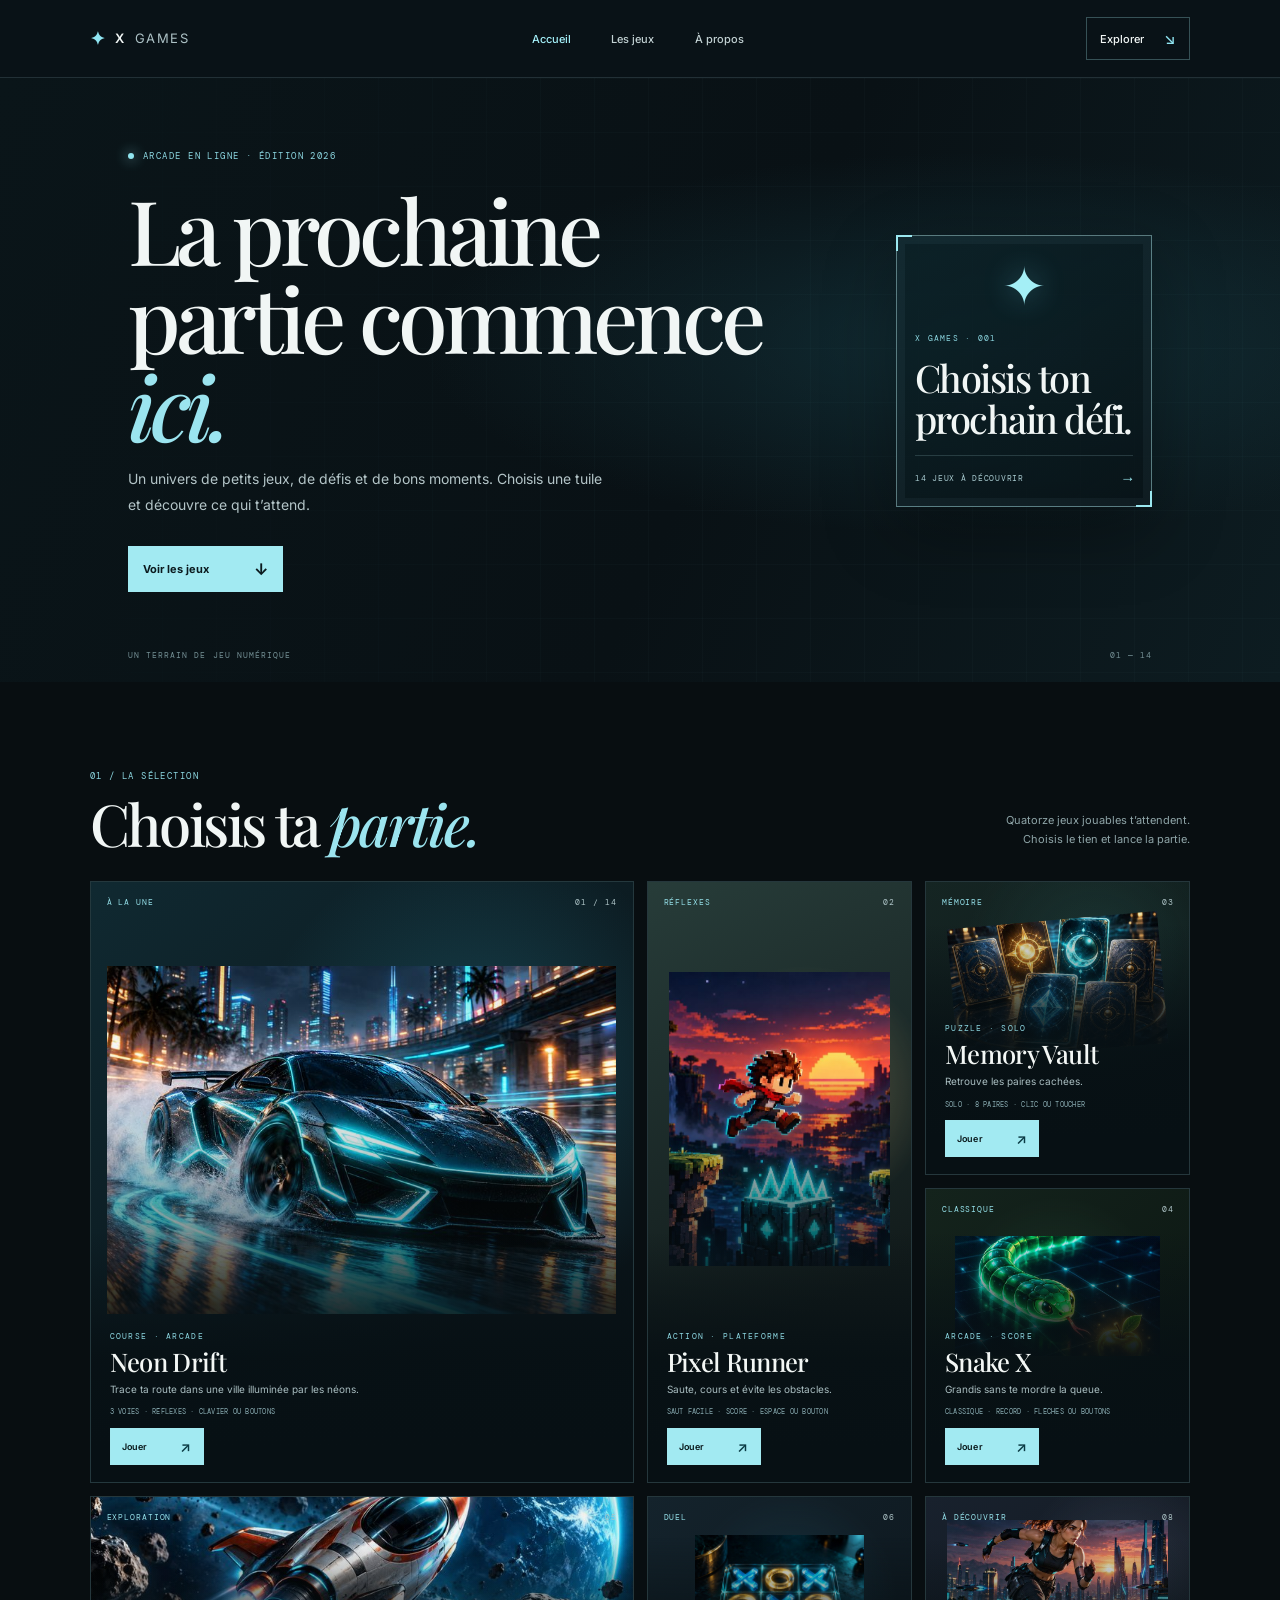
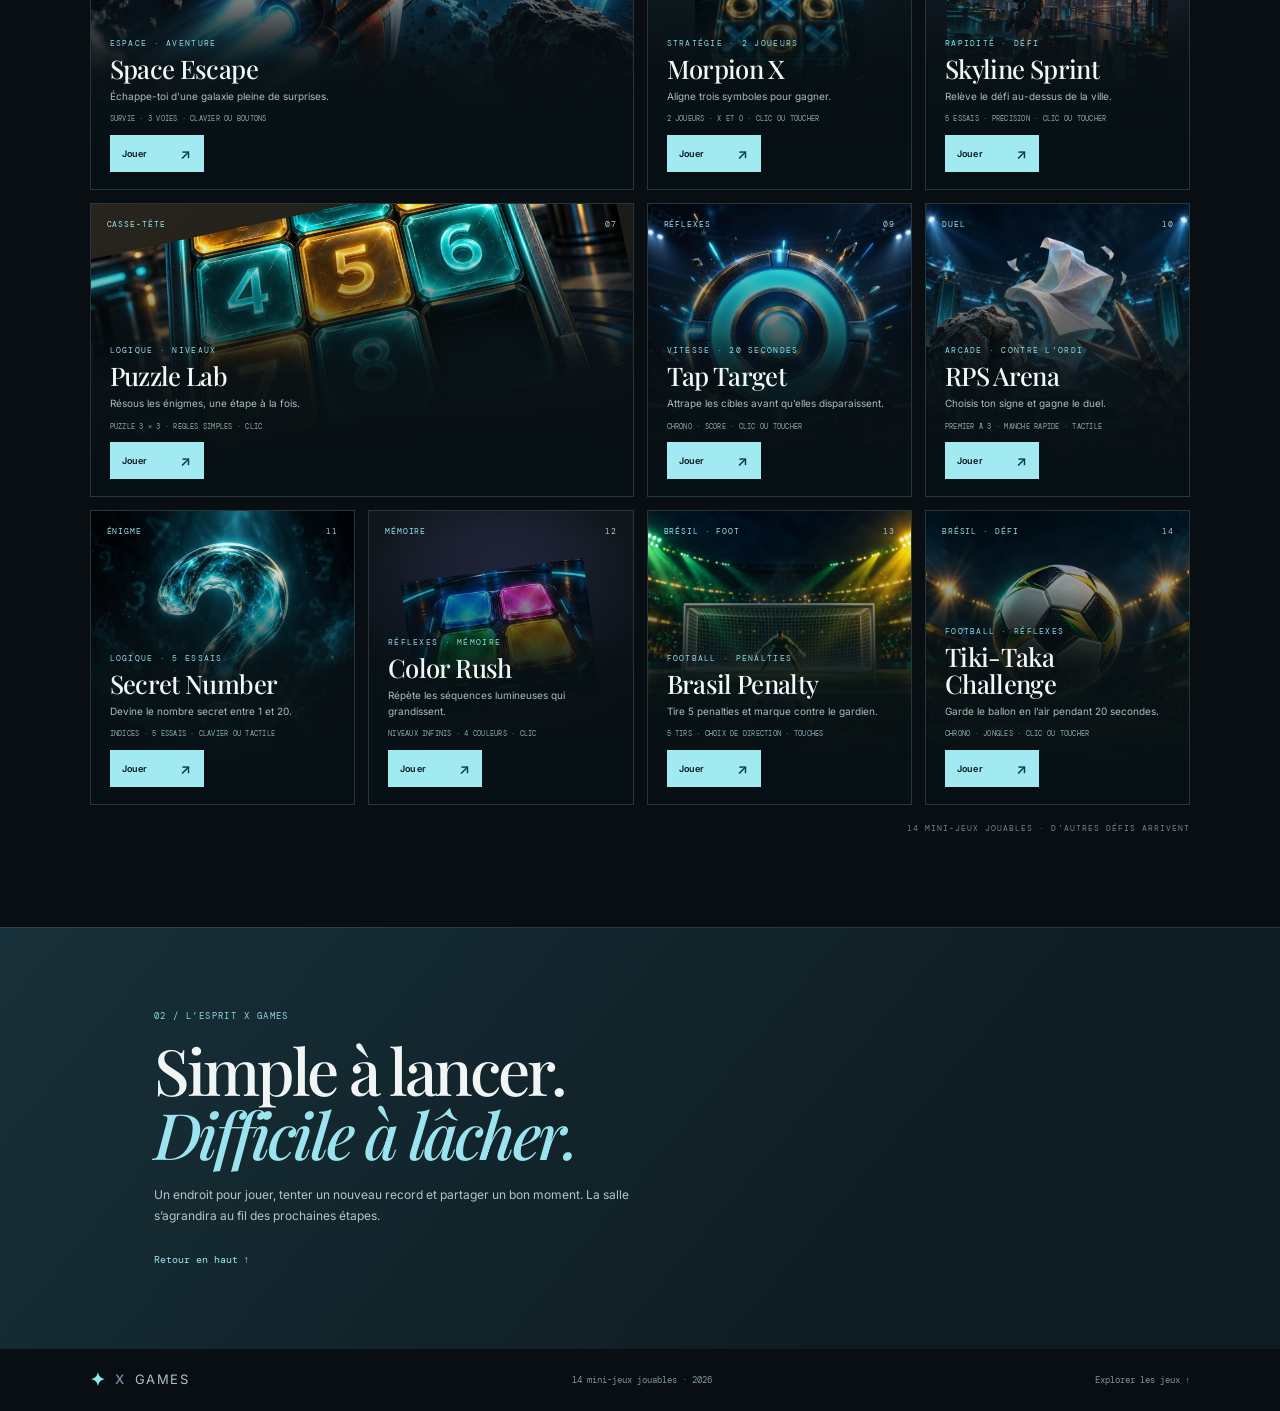
<file: index.html>
<!doctype html>
<html lang="fr">
<head>
  <meta charset="UTF-8">
  <meta name="viewport" content="width=device-width, initial-scale=1">
  <meta name="description" content="X Games : un espace de jeux vidéo à découvrir.">
  <meta name="theme-color" content="#071014">
  <title>X Games — La salle de jeu</title>
  <link rel="preconnect" href="https://fonts.googleapis.com">
  <link rel="preconnect" href="https://fonts.gstatic.com" crossorigin>
  <link href="https://fonts.googleapis.com/css2?family=DM+Mono:wght@400;500&family=Inter:wght@400;500;600;700&family=Playfair+Display:ital,wght@0,500;0,600;1,500&display=swap" rel="stylesheet">
  <link rel="stylesheet" href="style.css?v=20260926-artwork2">
</head>
<body class="xhome">
  <header class="x-header" id="top">
    <a class="x-brand" href="#top" aria-label="X Games, accueil"><span>✦</span> X <i>GAMES</i></a>
    <nav aria-label="Navigation principale">
      <a class="is-current" href="#top">Accueil</a>
      <a href="#games">Les jeux</a>
      <a href="#about">À propos</a>
    </nav>
    <a class="x-header-cta" href="#games">Explorer <span>↘</span></a>
  </header>

  <main>
    <section class="x-intro" aria-labelledby="page-title">
      <div class="x-intro-copy">
        <p class="x-kicker"><span></span> ARCADE EN LIGNE · ÉDITION 2026</p>
        <h1 id="page-title">La prochaine<br>partie commence <em>ici.</em></h1>
        <p class="x-lead">Un univers de petits jeux, de défis et de bons moments. Choisis une tuile et découvre ce qui t’attend.</p>
        <a class="x-main-link" href="#games">Voir les jeux <span>↓</span></a>
      </div>
      <aside class="x-intro-note">
        <span class="x-note-star">✦</span>
        <p class="x-kicker">X GAMES · 001</p>
        <strong>Choisis ton<br>prochain défi.</strong>
        <span class="x-note-bottom">14 JEUX À DÉCOUVRIR <b>→</b></span>
      </aside>
      <div class="x-intro-caption"><span>UN TERRAIN DE JEU NUMÉRIQUE</span><span>01 — 14</span></div>
    </section>

    <section class="x-catalogue" id="games" aria-labelledby="games-title">
      <div class="x-section-head">
        <div>
          <p class="x-kicker">01 / LA SÉLECTION</p>
          <h2 id="games-title">Choisis ta <em>partie.</em></h2>
        </div>
        <p class="x-section-note">Quatorze jeux jouables t’attendent.<br>Choisis le tien et lance la partie.</p>
      </div>

      <div class="x-grid">
        <article class="x-game x-game-feature x-art-drift">
          <div class="x-game-top"><span>À LA UNE</span><span>01 / 14</span></div>
          <div class="x-art x-art-car" aria-hidden="true"><span class="x-orbit"></span><span class="x-car-shape">◆</span><span class="x-art-line"></span></div>
          <div class="x-game-copy"><p class="x-game-type">COURSE · ARCADE</p><h3>Neon Drift</h3><p>Trace ta route dans une ville illuminée par les néons.</p><p class="x-game-features">3 voies · réflexes · clavier ou boutons</p><button class="x-play-button" type="button" data-play="neon-drift" aria-haspopup="dialog">Jouer <span>↗</span></button></div>
        </article>

        <article class="x-game x-game-tall x-art-runner">
          <div class="x-game-top"><span>RÉFLEXES</span><span>02</span></div>
          <div class="x-art x-art-pixel" aria-hidden="true"><span class="x-pixel-sun"></span><span class="x-pixel-runner">✦</span><span class="x-pixel-ground"></span></div>
          <div class="x-game-copy"><p class="x-game-type">ACTION · PLATEFORME</p><h3>Pixel Runner</h3><p>Saute, cours et évite les obstacles.</p><p class="x-game-features">Saut facile · score · espace ou bouton</p><button class="x-play-button" type="button" data-play="pixel-runner" aria-haspopup="dialog">Jouer <span>↗</span></button></div>
        </article>

        <article class="x-game x-art-memory">
          <div class="x-game-top"><span>MÉMOIRE</span><span>03</span></div>
          <div class="x-art x-art-cards" aria-hidden="true"><span>✦</span><span>?</span><span>✦</span><span>?</span></div>
          <div class="x-game-copy"><p class="x-game-type">PUZZLE · SOLO</p><h3>Memory Vault</h3><p>Retrouve les paires cachées.</p><p class="x-game-features">Solo · 8 paires · clic ou toucher</p><button class="x-play-button" type="button" data-play="memory-vault" aria-haspopup="dialog">Jouer <span>↗</span></button></div>
        </article>

        <article class="x-game x-art-snake">
          <div class="x-game-top"><span>CLASSIQUE</span><span>04</span></div>
          <div class="x-art x-art-snake-lines" aria-hidden="true"><span>●</span><span></span><span></span><span></span><b>+</b></div>
          <div class="x-game-copy"><p class="x-game-type">ARCADE · SCORE</p><h3>Snake X</h3><p>Grandis sans te mordre la queue.</p><p class="x-game-features">Classique · record · flèches ou boutons</p><button class="x-play-button" type="button" data-play="snake-x" aria-haspopup="dialog">Jouer <span>↗</span></button></div>
        </article>

        <article class="x-game x-game-wide x-art-space">
          <div class="x-game-top"><span>EXPLORATION</span><span>05</span></div>
          <div class="x-art x-art-planet" aria-hidden="true"><span class="x-planet"></span><span class="x-planet-ring"></span><span class="x-moon">✦</span></div>
          <div class="x-game-copy"><p class="x-game-type">ESPACE · AVENTURE</p><h3>Space Escape</h3><p>Échappe-toi d’une galaxie pleine de surprises.</p><p class="x-game-features">Survie · 3 voies · clavier ou boutons</p><button class="x-play-button" type="button" data-play="space-escape" aria-haspopup="dialog">Jouer <span>↗</span></button></div>
        </article>

        <article class="x-game x-art-tictactoe">
          <div class="x-game-top"><span>DUEL</span><span>06</span></div>
          <div class="x-art x-art-board" aria-hidden="true"><span>×</span><span>○</span><span>×</span><span>○</span><span>×</span><span>○</span><span>×</span><span>○</span><span>×</span></div>
          <div class="x-game-copy"><p class="x-game-type">STRATÉGIE · 2 JOUEURS</p><h3>Morpion X</h3><p>Aligne trois symboles pour gagner.</p><p class="x-game-features">2 joueurs · X et O · clic ou toucher</p><button class="x-play-button" type="button" data-play="morpion-x" aria-haspopup="dialog">Jouer <span>↗</span></button></div>
        </article>

        <article class="x-game x-game-wide x-art-puzzle">
          <div class="x-game-top"><span>CASSE-TÊTE</span><span>07</span></div>
          <div class="x-art x-art-cubes" aria-hidden="true"><span>◆</span><span>◇</span><span>◆</span><span>◇</span><span>◆</span></div>
          <div class="x-game-copy"><p class="x-game-type">LOGIQUE · NIVEAUX</p><h3>Puzzle Lab</h3><p>Résous les énigmes, une étape à la fois.</p><p class="x-game-features">Puzzle 3 × 3 · règles simples · clic</p><button class="x-play-button" type="button" data-play="puzzle-lab" aria-haspopup="dialog">Jouer <span>↗</span></button></div>
        </article>

        <article class="x-game x-art-skyline">
          <div class="x-game-top"><span>À DÉCOUVRIR</span><span>08</span></div>
          <div class="x-art x-art-city" aria-hidden="true"><span></span><span></span><span></span><span></span><b>✦</b></div>
          <div class="x-game-copy"><p class="x-game-type">RAPIDITÉ · DÉFI</p><h3>Skyline Sprint</h3><p>Relève le défi au-dessus de la ville.</p><p class="x-game-features">5 essais · précision · clic ou toucher</p><button class="x-play-button" type="button" data-play="skyline-sprint" aria-haspopup="dialog">Jouer <span>↗</span></button></div>
        </article>
        <article class="x-game x-art-tap"><div class="x-game-top"><span>RÉFLEXES</span><span>09</span></div><div class="x-art x-art-target" aria-hidden="true"><span>◎</span><b>+</b><i></i></div><div class="x-game-copy"><p class="x-game-type">VITESSE · 20 SECONDES</p><h3>Tap Target</h3><p>Attrape les cibles avant qu’elles disparaissent.</p><p class="x-game-features">Chrono · score · clic ou toucher</p><button class="x-play-button" type="button" data-play="tap-target" aria-haspopup="dialog">Jouer <span>↗</span></button></div></article>
        <article class="x-game x-art-rps"><div class="x-game-top"><span>DUEL</span><span>10</span></div><div class="x-art x-art-hand" aria-hidden="true"><span>✊</span><b>✋</b><i>✌</i></div><div class="x-game-copy"><p class="x-game-type">ARCADE · CONTRE L’ORDI</p><h3>RPS Arena</h3><p>Choisis ton signe et gagne le duel.</p><p class="x-game-features">Premier à 3 · manche rapide · tactile</p><button class="x-play-button" type="button" data-play="rps-arena" aria-haspopup="dialog">Jouer <span>↗</span></button></div></article>
        <article class="x-game x-art-number"><div class="x-game-top"><span>ÉNIGME</span><span>11</span></div><div class="x-art x-art-digits" aria-hidden="true"><span>?</span><b>7</b><i>?</i></div><div class="x-game-copy"><p class="x-game-type">LOGIQUE · 5 ESSAIS</p><h3>Secret Number</h3><p>Devine le nombre secret entre 1 et 20.</p><p class="x-game-features">Indices · 5 essais · clavier ou tactile</p><button class="x-play-button" type="button" data-play="secret-number" aria-haspopup="dialog">Jouer <span>↗</span></button></div></article>
        <article class="x-game x-art-sequence"><div class="x-game-top"><span>MÉMOIRE</span><span>12</span></div><div class="x-art x-art-palette" aria-hidden="true"><span></span><span></span><span></span><span></span></div><div class="x-game-copy"><p class="x-game-type">RÉFLEXES · MÉMOIRE</p><h3>Color Rush</h3><p>Répète les séquences lumineuses qui grandissent.</p><p class="x-game-features">Niveaux infinis · 4 couleurs · clic</p><button class="x-play-button" type="button" data-play="color-rush" aria-haspopup="dialog">Jouer <span>↗</span></button></div></article>
        <article class="x-game x-art-penalty"><div class="x-game-top"><span>BRÉSIL · FOOT</span><span>13</span></div><div class="x-art x-art-football" aria-hidden="true"><span>⚽</span><b>🇧🇷</b><i></i></div><div class="x-game-copy"><p class="x-game-type">FOOTBALL · PENALTIES</p><h3>Brasil Penalty</h3><p>Tire 5 penalties et marque contre le gardien.</p><p class="x-game-features">5 tirs · choix de direction · touches</p><button class="x-play-button" type="button" data-play="brasil-penalty" aria-haspopup="dialog">Jouer <span>↗</span></button></div></article>
        <article class="x-game x-art-tiki"><div class="x-game-top"><span>BRÉSIL · DÉFI</span><span>14</span></div><div class="x-art x-art-tikiart" aria-hidden="true"><span>⚽</span><b>✦</b><i>〰</i></div><div class="x-game-copy"><p class="x-game-type">FOOTBALL · RÉFLEXES</p><h3>Tiki-Taka Challenge</h3><p>Garde le ballon en l’air pendant 20 secondes.</p><p class="x-game-features">Chrono · jongles · clic ou toucher</p><button class="x-play-button" type="button" data-play="tiki-taka" aria-haspopup="dialog">Jouer <span>↗</span></button></div></article>
      </div><p class="x-disclaimer">14 MINI-JEUX JOUABLES · D’AUTRES DÉFIS ARRIVENT</p>
    </section>

    <section class="x-about" id="about">
      <p class="x-kicker">02 / L’ESPRIT X GAMES</p>
      <h2>Simple à lancer.<br><em>Difficile à lâcher.</em></h2>
      <p>Un endroit pour jouer, tenter un nouveau record et partager un bon moment. La salle s’agrandira au fil des prochaines étapes.</p>
      <a href="#top">Retour en haut ↑</a>
    </section>
  </main>

  <section class="x-play-modal" id="playModal" role="dialog" aria-modal="true" aria-labelledby="playTitle" hidden>
    <div class="x-play-backdrop" data-close-play></div>
    <div class="x-play-panel">
      <header class="x-play-header">
        <div><p class="x-kicker">X GAMES · À TOI DE JOUER</p><h2 id="playTitle">Jeu</h2></div>
        <button class="x-play-close" type="button" aria-label="Fermer le jeu">×</button>
      </header>
      <p class="x-play-instructions" id="playInstructions"></p>
      <div class="x-play-area" id="playArea"></div>
      <footer class="x-play-footer"><span id="playHint">Utilise les boutons ou le clavier.</span><button id="restartGame" type="button">Recommencer ↻</button></footer>
    </div>
  </section>
  <footer class="x-footer"><a class="x-brand" href="#top"><span>✦</span> X <i>GAMES</i></a><p>14 mini-jeux jouables · 2026</p><a href="#games">Explorer les jeux ↑</a></footer>
  <script src="xgames-engine.js?v=20260926-brasil-14"></script>
</body>
</html>
</file>
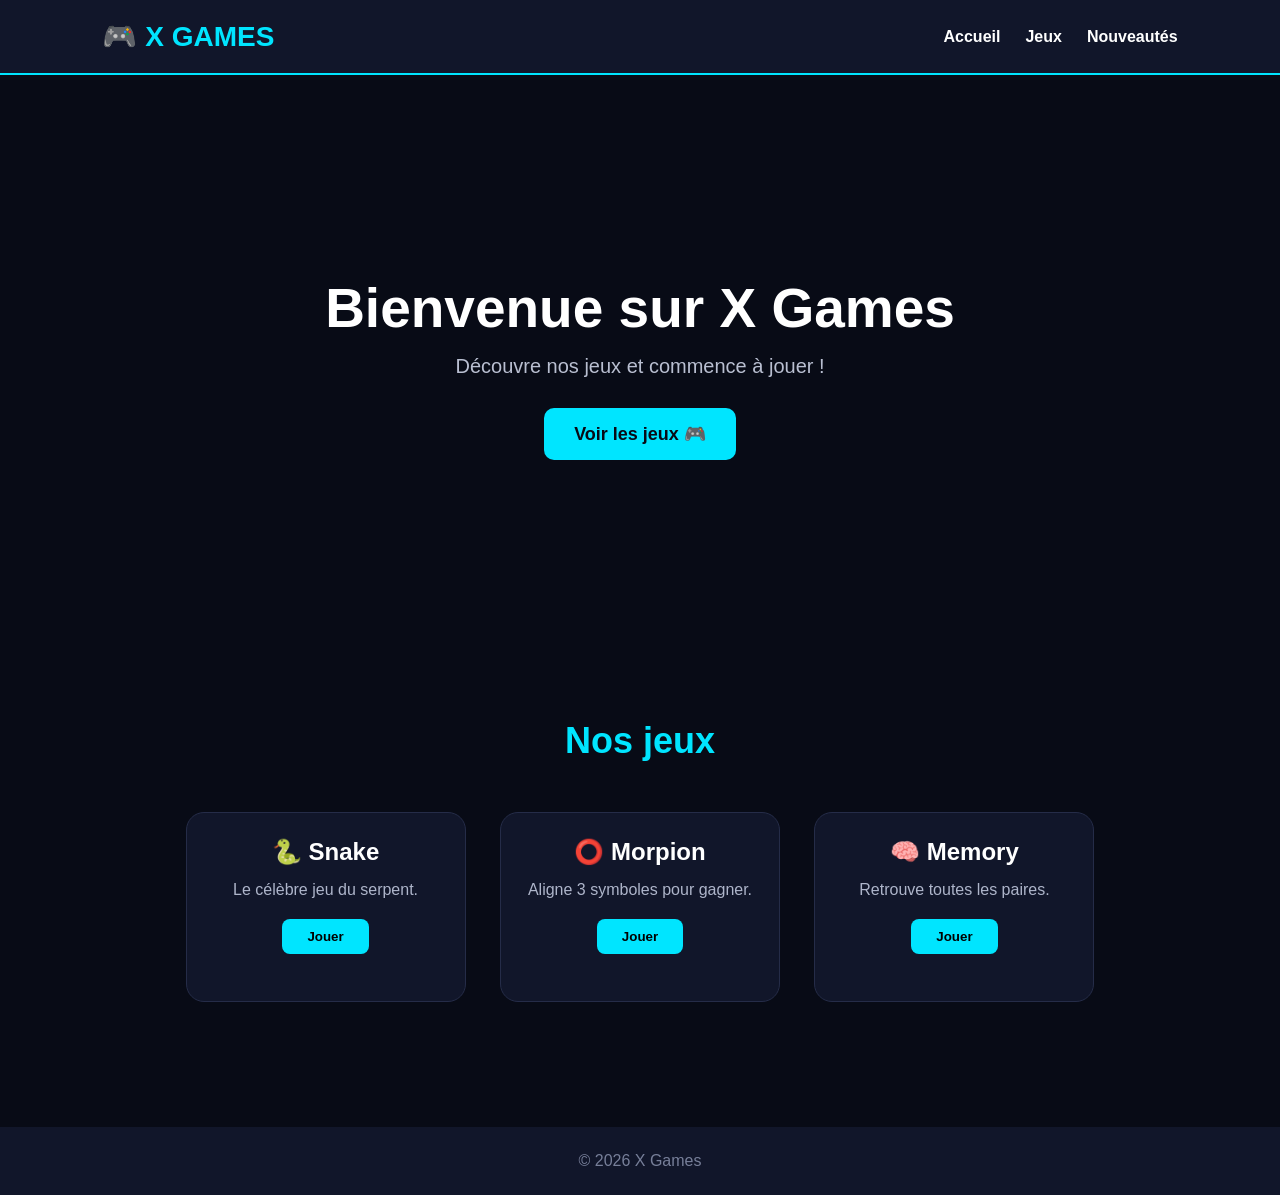
<file: x games/index.html>
<!DOCTYPE html>
<html lang="fr">
<head>
    <meta charset="UTF-8">
    <meta name="viewport" content="width=device-width, initial-scale=1.0">

    <title>X Games 🎮</title>

    <link rel="stylesheet" href="style.css">
</head>

<body>

    <header>
        <h1>🎮 X GAMES</h1>

        <nav>
            <a href="#">Accueil</a>
            <a href="#">Jeux</a>
            <a href="#">Nouveautés</a>
        </nav>
    </header>

    <main>

        <section class="hero">
            <h2>Bienvenue sur X Games</h2>
            <p>Découvre nos jeux et commence à jouer !</p>

            <button id="gamesButton">
                Voir les jeux 🎮
            </button>
        </section>

        <section id="games">
            <h2>Nos jeux</h2>

            <div class="game-card">
                <h3>🐍 Snake</h3>
                <p>Le célèbre jeu du serpent.</p>
                <button>Jouer</button>
            </div>

            <div class="game-card">
                <h3>⭕ Morpion</h3>
                <p>Aligne 3 symboles pour gagner.</p>
                <button>Jouer</button>
            </div>

            <div class="game-card">
                <h3>🧠 Memory</h3>
                <p>Retrouve toutes les paires.</p>
                <button>Jouer</button>
            </div>

        </section>

    </main>

    <footer>
        <p>© 2026 X Games</p>
    </footer>

    <script src="script.js"></script>

</body>
</html>
</file>
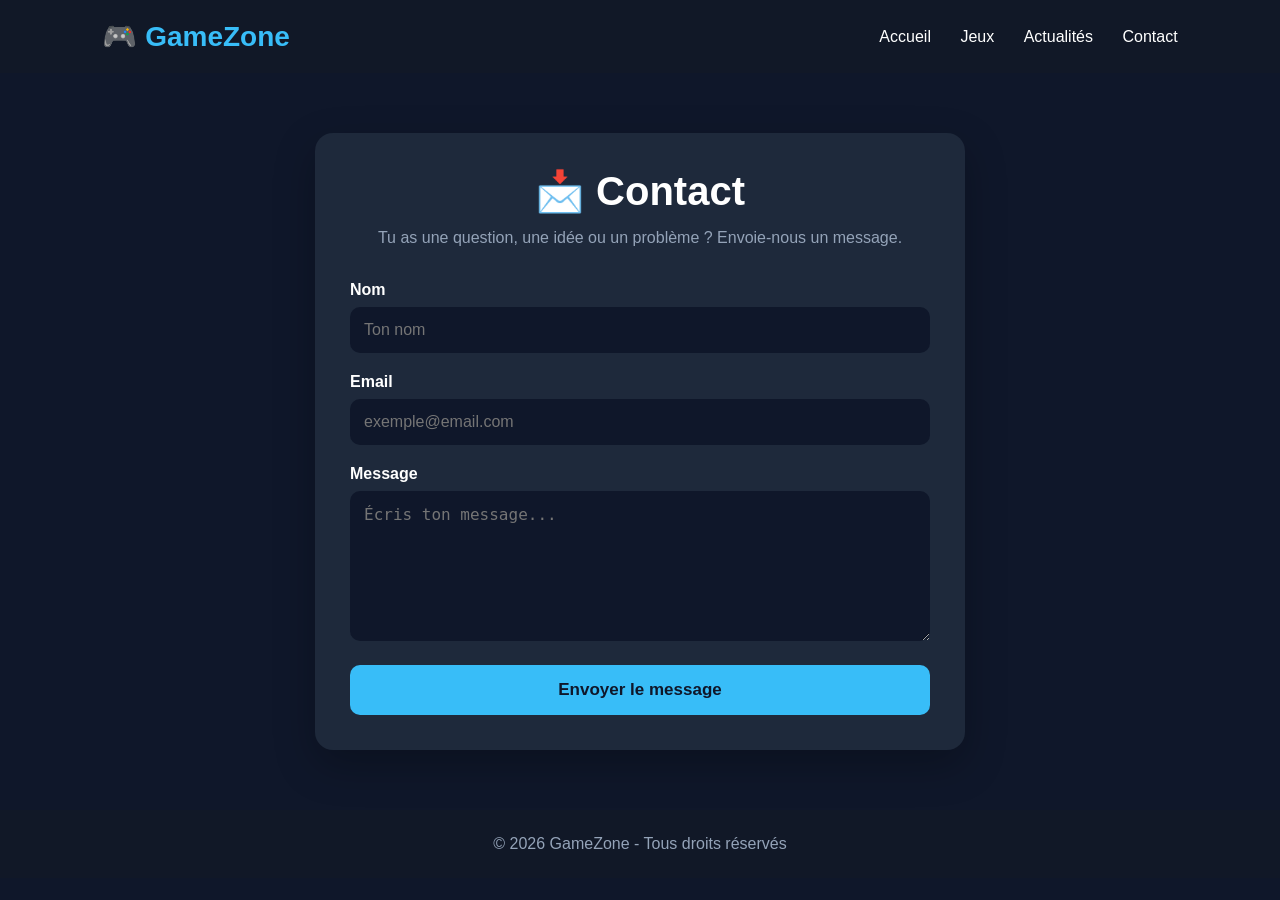
<file: contact.html>
<!DOCTYPE html>
<html lang="fr">
<head>
  <meta charset="UTF-8">
  <meta name="viewport" content="width=device-width, initial-scale=1.0">

  <title>Contact - GameZone</title>

  <style>
    * {
      margin: 0;
      padding: 0;
      box-sizing: border-box;
    }

    body {
      font-family: Arial, sans-serif;
      background: #0f172a;
      color: white;
    }

    header {
      background: #111827;
      padding: 20px 8%;
      display: flex;
      justify-content: space-between;
      align-items: center;
    }

    .logo {
      font-size: 28px;
      font-weight: bold;
      color: #38bdf8;
    }

    nav a {
      color: white;
      text-decoration: none;
      margin-left: 25px;
      transition: 0.3s;
    }

    nav a:hover {
      color: #38bdf8;
    }

    .contact-section {
      min-height: 80vh;
      display: flex;
      justify-content: center;
      align-items: center;
      padding: 60px 20px;
    }

    .contact-box {
      width: 100%;
      max-width: 650px;
      background: #1e293b;
      padding: 35px;
      border-radius: 18px;
      box-shadow: 0 15px 40px rgba(0, 0, 0, 0.25);
    }

    .contact-box h1 {
      text-align: center;
      margin-bottom: 10px;
      font-size: 40px;
    }

    .contact-box p {
      text-align: center;
      color: #94a3b8;
      margin-bottom: 30px;
      line-height: 1.6;
    }

    .form-group {
      margin-bottom: 20px;
    }

    label {
      display: block;
      margin-bottom: 8px;
      font-weight: bold;
    }

    input,
    textarea {
      width: 100%;
      padding: 14px;
      border: none;
      outline: none;
      border-radius: 10px;
      background: #0f172a;
      color: white;
      font-size: 16px;
    }

    textarea {
      min-height: 150px;
      resize: vertical;
    }

    input:focus,
    textarea:focus {
      box-shadow: 0 0 0 2px #38bdf8;
    }

    button {
      width: 100%;
      padding: 15px;
      border: none;
      border-radius: 10px;
      background: #38bdf8;
      color: #0f172a;
      font-size: 17px;
      font-weight: bold;
      cursor: pointer;
      transition: 0.3s;
    }

    button:hover {
      background: #0ea5e9;
      transform: scale(1.02);
    }

    footer {
      background: #111827;
      text-align: center;
      padding: 25px;
      color: #94a3b8;
    }

    @media (max-width: 700px) {
      header {
        flex-direction: column;
        gap: 15px;
      }

      nav a {
        margin: 0 7px;
      }

      .contact-box {
        padding: 25px;
      }

      .contact-box h1 {
        font-size: 32px;
      }
    }
  </style>
</head>

<body>

<header>

  <div class="logo">
    🎮 GameZone
  </div>

  <nav>
    <a href="index.html">Accueil</a>
    <a href="jeux.html">Jeux</a>
    <a href="actualites.html">Actualités</a>
    <a href="contact.html">Contact</a>
  </nav>

</header>


<section class="contact-section">

  <div class="contact-box">

    <h1>📩 Contact</h1>

    <p>
      Tu as une question, une idée ou un problème ?
      Envoie-nous un message.
    </p>

    <form id="contactForm">

      <div class="form-group">
        <label for="name">Nom</label>
        <input
          type="text"
          id="name"
          placeholder="Ton nom"
          required
        >
      </div>

      <div class="form-group">
        <label for="email">Email</label>
        <input
          type="email"
          id="email"
          placeholder="exemple@email.com"
          required
        >
      </div>

      <div class="form-group">
        <label for="message">Message</label>
        <textarea
          id="message"
          placeholder="Écris ton message..."
          required
        ></textarea>
      </div>

      <button type="submit">
        Envoyer le message
      </button>

    </form>

  </div>

</section>


<footer>
  © 2026 GameZone - Tous droits réservés
</footer>


<script>

  const form = document.getElementById("contactForm");

  form.addEventListener("submit", function(event) {

    event.preventDefault();

    alert("✅ Ton message a bien été envoyé !");

    form.reset();

  });

</script>

</body>
</html>
</file>
<file: style.css>
/* ===== إعدادات عامة ===== */

* {
    margin: 0;
    padding: 0;
    box-sizing: border-box;
}

body {
    font-family: Arial, sans-serif;
    background: #080b16;
    color: white;
    min-height: 100vh;
}

/* ===== HEADER ===== */

header {
    background: #11162a;
    padding: 20px 8%;
    display: flex;
    justify-content: space-between;
    align-items: center;
    border-bottom: 2px solid #00e5ff;
}

header h1 {
    color: #00e5ff;
    font-size: 28px;
}

nav {
    display: flex;
    gap: 25px;
}

nav a {
    color: white;
    text-decoration: none;
    font-weight: bold;
    transition: 0.3s;
}

nav a:hover {
    color: #00e5ff;
}

/* ===== HERO ===== */

.hero {
    min-height: 65vh;
    display: flex;
    flex-direction: column;
    justify-content: center;
    align-items: center;
    text-align: center;
    padding: 40px 20px;
}

.hero h2 {
    font-size: 55px;
    margin-bottom: 15px;
}

.hero p {
    color: #b9bfd1;
    font-size: 20px;
    margin-bottom: 30px;
}

.hero button {
    background: #00e5ff;
    color: #080b16;
    border: none;
    padding: 15px 30px;
    border-radius: 10px;
    font-size: 18px;
    font-weight: bold;
    cursor: pointer;
    transition: 0.3s;
}

.hero button:hover {
    transform: scale(1.08);
    box-shadow: 0 0 25px #00e5ff;
}

/* ===== JEUX ===== */

#games {
    padding: 60px 8%;
    text-align: center;
}

#games h2 {
    font-size: 36px;
    margin-bottom: 35px;
    color: #00e5ff;
}

.game-card {
    display: inline-block;
    vertical-align: top;
    width: 280px;
    min-height: 190px;

    background: #11162a;
    margin: 15px;
    padding: 25px;

    border-radius: 18px;
    border: 1px solid #252c48;

    transition: 0.3s;
}

.game-card:hover {
    transform: translateY(-10px);
    border-color: #00e5ff;
    box-shadow: 0 10px 30px rgba(0, 229, 255, 0.2);
}

.game-card h3 {
    font-size: 24px;
    margin-bottom: 15px;
}

.game-card p {
    color: #aeb5ca;
    margin-bottom: 20px;
}

.game-card button {
    background: #00e5ff;
    border: none;
    padding: 10px 25px;
    border-radius: 8px;
    cursor: pointer;
    font-weight: bold;
}

.game-card button:hover {
    background: white;
}

/* ===== FOOTER ===== */

footer {
    background: #11162a;
    text-align: center;
    padding: 25px;
    color: #777f99;
    margin-top: 50px;
}

/* ===== TÉLÉPHONE ===== */

@media (max-width: 700px) {

    header {
        flex-direction: column;
        gap: 20px;
    }

    nav {
        gap: 15px;
    }

    .hero h2 {
        font-size: 38px;
    }

    .game-card {
        width: 90%;
    }
}

/* X Games — accueil premium inspiré de l'univers visuel Mercedesbenz */
body.xhome{--x-ink:#081116;--x-panel:#0e1b20;--x-line:#b5eaf02b;--x-teal:#8fe5f2;--x-muted:#a9bdc1;min-height:100vh;background:#071014;color:#f1f6f5;font-family:Inter,Arial,sans-serif}
.xhome *{box-sizing:border-box}
.xhome a{color:inherit;text-decoration:none}
.x-header{position:relative;z-index:5;display:flex;align-items:center;justify-content:space-between;gap:24px;min-height:78px;padding:0 clamp(22px,7vw,112px);border-bottom:1px solid #b5eaf024;background:#091217}
.x-brand{display:inline-flex;align-items:center;gap:9px;color:#eff8f7;font:600 13px/1 Inter,sans-serif;letter-spacing:.12em}
.x-brand span{color:var(--x-teal);font-size:18px}
.x-brand i{font-style:normal;font-weight:400;color:#adc2c6}
.x-header nav{display:flex;align-items:center;gap:clamp(18px,3.2vw,48px)}
.x-header nav a,.x-header-cta{color:#c1d0d2;font:500 11px Inter,sans-serif;transition:color .2s ease}
.x-header nav a:hover,.x-header nav a.is-current,.x-header-cta:hover{color:#a3eff8}
.x-header-cta{display:flex;align-items:center;gap:20px;padding:11px 13px;border:1px solid #a6e9f14a;color:#e8f5f4}
.x-header-cta span{color:var(--x-teal);font-size:15px}
.xhome main{overflow:hidden}
.x-intro{position:relative;display:flex;align-items:center;justify-content:space-between;gap:48px;min-height:510px;padding:72px clamp(24px,10vw,160px) 90px;background:radial-gradient(ellipse at 76% 44%,#17404a8c 0,transparent 40%),linear-gradient(115deg,#0a1519 0%,#091115 56%,#0d1c21 100%);isolation:isolate}
.x-intro::before{position:absolute;z-index:-1;inset:0;content:"";opacity:.23;background-image:linear-gradient(#8ad9e51a 1px,transparent 1px),linear-gradient(90deg,#8ad9e51a 1px,transparent 1px);background-size:54px 54px;mask-image:linear-gradient(90deg,transparent,#000 50%,#000)}
.x-intro-copy{max-width:670px}
.x-kicker,.x-game-type{margin:0;color:#8dd8e2;font:9px "DM Mono",monospace;letter-spacing:.16em;text-transform:uppercase}
.x-kicker{display:flex;align-items:center;gap:9px}
.x-kicker>span{width:6px;height:6px;border-radius:50%;background:#91e5f0;box-shadow:0 0 13px #91e5f0}
.x-intro h1{margin:23px 0 18px;font:500 clamp(51px,7vw,95px)/.98 "Playfair Display",Georgia,serif;letter-spacing:-.055em}
.x-intro h1 em,.x-section-head h2 em,.x-about h2 em{color:#9be4ef;font-weight:500}
.x-lead{max-width:475px;margin:0;color:#b4c5c8;font-size:14px;line-height:1.8}
.x-main-link{display:inline-flex;align-items:center;gap:45px;margin-top:29px;padding:13px 15px;background:#a2eaf2;color:#0b1a1e!important;font-size:11px;font-weight:700;transition:transform .2s,box-shadow .2s}
.x-main-link:hover{transform:translateY(-3px);box-shadow:0 12px 30px #64d1e24a}
.x-main-link span{font-size:16px}
.x-intro-note{position:relative;display:grid;align-content:space-between;flex:0 0 clamp(190px,20vw,260px);aspect-ratio:.94;padding:18px;border:1px solid #b6edf276;background:linear-gradient(145deg,#0c2228d9,#081216c7);box-shadow:inset 0 0 0 8px #a9eaf20b,0 24px 68px #0005;animation:x-rise .75s .12s both}
.x-intro-note::before,.x-intro-note::after{position:absolute;width:14px;height:14px;content:""}
.x-intro-note::before{top:-1px;left:-1px;border-top:2px solid #9be8f0;border-left:2px solid #9be8f0}
.x-intro-note::after{right:-1px;bottom:-1px;border-right:2px solid #9be8f0;border-bottom:2px solid #9be8f0}
.x-note-star{justify-self:center;color:#a4eff6;font-size:53px;text-shadow:0 0 30px #5fc8df70;animation:x-twinkle 3s ease-in-out infinite}
.x-intro-note .x-kicker{font-size:8px}
.x-intro-note>strong{font:500 clamp(25px,3vw,38px)/1.07 "Playfair Display",Georgia,serif;letter-spacing:-.04em}
.x-note-bottom{display:flex;justify-content:space-between;align-items:center;padding-top:12px;border-top:1px solid #b5eaf02a;color:#a9cbd0;font:8px "DM Mono",monospace;letter-spacing:.09em}
.x-note-bottom b{color:#9be8f0;font-size:15px}
.x-intro-caption{position:absolute;right:clamp(24px,10vw,160px);bottom:22px;left:clamp(24px,10vw,160px);display:flex;justify-content:space-between;color:#759196;font:8px "DM Mono",monospace;letter-spacing:.13em}
.x-catalogue{padding:88px clamp(22px,7vw,112px) 94px;background:#080e11}
.x-section-head{display:flex;align-items:end;justify-content:space-between;gap:24px;max-width:1440px;margin:0 auto 29px}
.x-section-head h2{margin:12px 0 0;font:500 clamp(36px,5vw,58px)/1 "Playfair Display",Georgia,serif;letter-spacing:-.045em}
.x-section-note{margin:0 0 3px;color:#8fa5a8;font-size:11px;line-height:1.7;text-align:right}
.x-grid{display:grid;grid-template-columns:repeat(4,minmax(0,1fr));grid-auto-rows:clamp(220px,23vw,310px);grid-auto-flow:dense;gap:13px;max-width:1440px;margin:auto}
.x-game{position:relative;min-width:0;overflow:hidden;border:1px solid #a9e7ed28;background:#0c171b;isolation:isolate;transition:transform .35s cubic-bezier(.2,.7,.2,1),border-color .3s,box-shadow .3s}
.x-game::before{position:absolute;z-index:-1;inset:0;content:"";background:radial-gradient(circle at 85% 10%,#46b4cb25,transparent 42%),linear-gradient(135deg,#101f24,#0b1417 76%);transition:filter .35s,transform .5s}
.x-game:hover{transform:translateY(-5px);border-color:#9ae5ef8c;box-shadow:0 18px 38px #0006}
.x-game:hover::before{filter:brightness(1.22);transform:scale(1.025)}
.x-game-feature{grid-column:span 2;grid-row:span 2}
.x-game-tall{grid-row:span 2}
.x-game-wide{grid-column:span 2}
.x-game-top{position:absolute;z-index:2;top:15px;right:16px;left:16px;display:flex;justify-content:space-between;color:#afc5c8;font:8px "DM Mono",monospace;letter-spacing:.11em}
.x-game-top span:first-child{color:#95e0e9}
.x-game-copy{position:absolute;z-index:2;right:19px;bottom:17px;left:19px}
.x-game-copy::before{position:absolute;z-index:-1;inset:-100px -30px -18px;content:"";background:linear-gradient(0deg,#071014 14%,#071014e8 49%,transparent);pointer-events:none}
.x-game-type{margin-bottom:7px;font-size:8px}
.x-game h3{margin:0;color:#f3f7f5;font:500 clamp(21px,2vw,27px)/1.05 "Playfair Display",Georgia,serif;letter-spacing:-.025em}
.x-game-copy>p:not(.x-game-type){max-width:320px;margin:7px 0 10px;color:#a9bdc0;font-size:10px;line-height:1.55}
.x-game-copy button{display:inline-flex;align-items:center;gap:18px;padding:8px 10px;border:1px solid #a5e5ed45;background:#102027;color:#9cbfc4;font:8px "DM Mono",monospace;letter-spacing:.02em}
.x-game-copy button span{color:#91e1ea;font-size:12px}
.x-game-copy button:disabled{cursor:default;opacity:.86}
.x-art{position:absolute;inset:0;z-index:-1;overflow:hidden}
.x-art::after{position:absolute;inset:0;content:"";background:linear-gradient(180deg,#07101412 0%,transparent 35%,#071014b5 100%)}
.x-art-drift{background:#0b181d}
.x-art-drift::before{background:radial-gradient(ellipse at 72% 33%,#37b7d641,transparent 42%),linear-gradient(140deg,#102931,#0a1419 72%)}
.x-art-car{inset:14% 3% 28%;display:grid;place-items:center}
.x-orbit{position:absolute;width:min(65%,370px);aspect-ratio:1;border:1px solid #86e1eb43;border-radius:50%;box-shadow:0 0 65px #39bad31c,inset 0 0 65px #39bad31c}
.x-orbit::before,.x-orbit::after{position:absolute;inset:14%;content:"";border:1px solid #8be6ed27;border-radius:50%}
.x-orbit::after{inset:29%}
.x-car-shape{position:relative;z-index:1;display:grid;place-items:center;width:47%;height:29%;border:1px solid #a4eff486;background:linear-gradient(125deg,#1a5260dd,#a4e9ed35);color:#9be8f1;font-size:clamp(42px,8vw,105px);transform:skew(-20deg) rotate(-12deg);box-shadow:16px 25px 52px #0008;text-shadow:0 0 28px #6bd6e5}
.x-art-line{position:absolute;bottom:19%;width:78%;height:1px;background:linear-gradient(90deg,transparent,#8ae4ed8a,transparent);box-shadow:0 0 23px #6bd8e4}
.x-art-runner::before{background:radial-gradient(circle at 60% 35%,#dfbc7561,transparent 30%),linear-gradient(155deg,#273c39,#121b1b 70%)}
.x-art-pixel{inset:15% 8% 36%}
.x-pixel-sun{position:absolute;top:13%;right:15%;width:32%;aspect-ratio:1;border-radius:50%;background:linear-gradient(145deg,#d8b77e,#b56e6090);box-shadow:0 0 44px #d5ad7b42}
.x-pixel-ground{position:absolute;right:0;bottom:13%;left:0;height:1px;background:#ddc27e8a;box-shadow:0 0 20px #d6bb725c}
.x-pixel-runner{position:absolute;bottom:18%;left:32%;color:#ddc881;font-size:clamp(28px,4vw,50px);text-shadow:0 0 25px #eccf7e}
.x-art-memory::before{background:radial-gradient(circle at 65% 26%,#326e6945,transparent 48%),linear-gradient(145deg,#152523,#0c1516)}
.x-art-cards{inset:13% 10% 42%;display:grid;grid-template-columns:repeat(4,1fr);gap:7px;align-content:center;transform:rotate(-5deg)}
.x-art-cards span{display:grid;place-items:center;aspect-ratio:.72;border:1px solid #9de4da52;background:linear-gradient(145deg,#254843,#142321);color:#aae9db;font:16px "DM Mono",monospace;box-shadow:0 8px 14px #0005}
.x-art-cards span:nth-child(2),.x-art-cards span:nth-child(4){background:#11191b;color:#708487}
.x-art-snake::before{background:radial-gradient(circle at 50% 38%,#417d5b38,transparent 46%),linear-gradient(135deg,#14231c,#0b1511)}
.x-art-snake-lines{inset:16% 11% 43%;display:flex;align-items:center;justify-content:center}
.x-art-snake-lines span{width:17%;aspect-ratio:1;border:1px solid #99dda465;background:#244c37;color:transparent}
.x-art-snake-lines span:first-child{border-color:#b5f399;background:#78bb65;box-shadow:0 0 20px #84d2787a}
.x-art-snake-lines b{display:grid;place-items:center;width:20%;aspect-ratio:1;border:1px solid #a4e4bc7a;color:#a9e6c0;font:22px Inter}
.x-art-space::before{background:radial-gradient(ellipse at 68% 37%,#235c77a3,transparent 44%),linear-gradient(145deg,#132637,#090f19)}
.x-art-planet{inset:0 0 30%}
.x-planet{position:absolute;top:14%;right:17%;width:clamp(95px,15vw,180px);aspect-ratio:1;border-radius:50%;background:radial-gradient(circle at 35% 32%,#b1e0d2,#507a92 39%,#273452 68%,#121b2b);box-shadow:0 0 60px #6dc8dd33}
.x-planet-ring{position:absolute;top:39%;right:9%;width:clamp(145px,21vw,265px);height:25%;border:2px solid #c3efff77;border-radius:50%;transform:rotate(-20deg);box-shadow:0 0 15px #7bd8e64a}
.x-moon{position:absolute;top:27%;left:20%;color:#d8eaf1;font-size:20px;text-shadow:0 0 20px #acdff7}
.x-art-tictactoe::before{background:radial-gradient(circle at 55% 34%,#25637b48,transparent 43%),linear-gradient(140deg,#14232c,#0b1319)}
.x-art-board{inset:13% 18% 42%;display:grid;grid-template-columns:repeat(3,1fr);align-content:center;aspect-ratio:1}
.x-art-board span{display:grid;place-items:center;border-right:1px solid #83dbe367;border-bottom:1px solid #83dbe367;color:#a0eaf2;font:clamp(20px,2.5vw,34px) "DM Mono",monospace}
.x-art-board span:nth-child(3n){border-right:0}.x-art-board span:nth-child(n+7){border-bottom:0}.x-art-board span:nth-child(even){color:#d9c391}
.x-art-puzzle::before{background:radial-gradient(ellipse at 68% 40%,#88704a46,transparent 46%),linear-gradient(140deg,#29251e,#121513)}
.x-art-cubes{inset:0 0 27%;display:flex;align-items:center;justify-content:center;gap:10px;transform:rotate(-12deg)}
.x-art-cubes span{display:grid;place-items:center;width:clamp(36px,5vw,65px);aspect-ratio:1;border:1px solid #d7c58a80;background:linear-gradient(145deg,#70644970,#22241f);color:#ddca8f;font-size:26px;box-shadow:0 12px 28px #0007}
.x-art-cubes span:nth-child(even){transform:translateY(17px);color:#8fc6bd}
.x-art-skyline::before{background:radial-gradient(circle at 76% 28%,#7481a040,transparent 37%),linear-gradient(150deg,#18212d,#10141a)}
.x-art-city{inset:8% 8% 37%;display:flex;align-items:end;justify-content:center;gap:5px}
.x-art-city span{width:17%;height:35%;border:1px solid #a5cfdf49;background:linear-gradient(180deg,#34505e,#19242b)}
.x-art-city span:nth-child(2){height:62%}.x-art-city span:nth-child(3){height:48%}.x-art-city span:nth-child(4){height:79%}
.x-art-city b{position:absolute;top:22%;right:18%;color:#d7e9ce;font-size:15px}
.x-disclaimer{max-width:1440px;margin:18px auto 0;color:#6e868b;font:8px "DM Mono",monospace;letter-spacing:.13em;text-align:right}
.x-about{position:relative;padding:82px clamp(24px,12vw,190px);background:linear-gradient(130deg,#183039,#0e1c21 72%);border-top:1px solid #b4eaf023}
.x-about .x-kicker{margin-bottom:16px}
.x-about h2{margin:0;font:500 clamp(38px,5vw,66px)/1 "Playfair Display",Georgia,serif;letter-spacing:-.045em}
.x-about>p:not(.x-kicker){max-width:520px;margin:18px 0;color:#b1c5c8;font-size:12px;line-height:1.8}
.x-about>a{display:inline-block;margin-top:8px;color:#9de7ef;font:10px "DM Mono",monospace}
.x-footer{display:flex;align-items:center;justify-content:space-between;gap:20px;padding:22px clamp(22px,7vw,112px);background:#080e11}
.x-footer p,.x-footer>a:last-child{margin:0;color:#7e969a;font:9px "DM Mono",monospace}
.x-footer>a:last-child:hover{color:#a7edf3}
@keyframes x-rise{from{opacity:0;transform:translateY(18px)}to{opacity:1;transform:none}}
@keyframes x-twinkle{0%,100%{opacity:.7;transform:scale(.9)}50%{opacity:1;transform:scale(1.08)}}
@media(max-width:900px){.x-intro{min-height:460px;padding-right:7vw;padding-left:7vw}.x-grid{grid-template-columns:repeat(3,minmax(0,1fr));grid-auto-rows:clamp(220px,29vw,290px)}.x-game-feature{grid-column:span 2}.x-game-tall{grid-row:span 2}}
@media(max-width:650px){.x-header{min-height:68px;padding-inline:20px}.x-header nav{gap:16px}.x-header nav a{font-size:10px}.x-header-cta{display:none}.x-intro{min-height:440px;align-items:flex-start;padding:68px 24px 75px}.x-intro-copy{max-width:100%}.x-intro h1{font-size:clamp(48px,11vw,70px)}.x-intro-note{position:absolute;right:22px;bottom:55px;width:112px;min-height:112px;aspect-ratio:auto;padding:10px}.x-note-star{font-size:24px}.x-intro-note .x-kicker{font-size:6px}.x-intro-note>strong{font-size:17px}.x-note-bottom{font-size:5px;padding-top:6px}.x-intro-copy{padding-bottom:100px}.x-intro-caption{right:24px;left:24px;font-size:7px}.x-catalogue{padding:58px 18px 64px}.x-section-head{align-items:flex-start}.x-section-head h2{font-size:39px}.x-section-note{max-width:130px;font-size:9px}.x-grid{grid-template-columns:repeat(2,minmax(0,1fr));grid-auto-rows:210px;gap:9px}.x-game-feature{grid-column:span 2;grid-row:span 1;min-height:290px}.x-game-tall{grid-row:span 2}.x-game-wide{grid-column:span 2}.x-game-copy{right:12px;bottom:12px;left:12px}.x-game-top{top:11px;right:11px;left:11px;font-size:7px}.x-game h3{font-size:21px}.x-game-copy>p:not(.x-game-type){font-size:9px;margin:5px 0 8px}.x-game-copy button{gap:9px;padding:7px 8px;font-size:7px}.x-game-type{font-size:7px}.x-art-cards{inset-inline:8%;gap:4px}.x-art-board{inset-inline:15%}.x-about{padding:58px 25px}.x-footer{flex-wrap:wrap;padding:20px 18px}.x-footer p{order:3;width:100%;text-align:center}}
@media(max-width:430px){.x-header{padding-inline:15px}.x-header nav{gap:12px}.x-header nav a{font-size:9px}.x-brand{font-size:11px}.x-intro{padding-inline:18px}.x-intro h1{font-size:48px}.x-intro-caption{right:18px;left:18px}.x-intro-note{right:17px;width:102px}.x-section-head{display:block}.x-section-note{max-width:none;margin-top:13px;text-align:left}.x-grid{grid-template-columns:1fr;grid-auto-rows:260px}.x-game-feature,.x-game-wide,.x-game-tall{grid-column:span 1;grid-row:span 1;min-height:260px}.x-game-feature{min-height:330px}.x-disclaimer{font-size:7px}.x-footer{gap:12px}.x-footer p{font-size:8px}.x-footer>a:last-child{font-size:8px}}
@media(prefers-reduced-motion:reduce){.xhome *, .xhome *::before,.xhome *::after{scroll-behavior:auto!important;animation-duration:.01ms!important;animation-iteration-count:1!important;transition-duration:.01ms!important}}


/* Priorité aux styles du nouvel accueil face aux anciennes règles de #games */
body.xhome #games{padding:88px clamp(22px,7vw,112px) 94px;text-align:left}
body.xhome #games h2{margin:12px 0 0;color:#f1f6f5;font:500 clamp(36px,5vw,58px)/1 "Playfair Display",Georgia,serif;letter-spacing:-.045em}
body.xhome .x-footer{margin-top:0}
@media(max-width:650px){body.xhome #games{padding:58px 18px 64px}body.xhome #games h2{font-size:39px}}


/* Cartes de jeux et commandes jouables */
.x-game-features{margin:7px 0 10px!important;color:#88aab0!important;font:7px "DM Mono",monospace!important;letter-spacing:.035em;line-height:1.5!important;text-transform:uppercase}
.x-play-button{display:inline-flex!important;align-items:center;gap:24px!important;min-width:94px;justify-content:space-between;padding:9px 11px!important;border:1px solid #a5e5ed70!important;background:#a2eaf2!important;color:#081619!important;font:600 9px Inter,sans-serif!important;cursor:pointer!important;transition:transform .2s,box-shadow .2s,background .2s!important}
.x-play-button span{color:#0b3b45!important;font-size:14px!important}
.x-play-button:hover{transform:translateY(-2px);background:#d7fbff!important;box-shadow:0 7px 18px #69d3e53d}
.x-play-modal[hidden]{display:none}
.x-play-modal{position:fixed;z-index:100;inset:0;display:grid;place-items:center;padding:18px}
.x-play-backdrop{position:absolute;inset:0;background:#020709d9;backdrop-filter:blur(8px)}
.x-play-panel{position:relative;width:min(680px,100%);max-height:min(92svh,900px);overflow:auto;padding:clamp(18px,4vw,30px);border:1px solid #98e4ed75;background:linear-gradient(145deg,#11252a,#091216 70%);box-shadow:0 28px 100px #000c;animation:x-modal-in .24s ease both}
.x-play-header{display:flex;align-items:flex-start;justify-content:space-between;gap:18px;padding:0 0 16px;border:0;border-bottom:1px solid #a9e8ef2b;background:transparent}
.x-play-header h2{margin:7px 0 0;color:#eff8f7;font:500 clamp(28px,6vw,42px)/1 "Playfair Display",Georgia,serif}
.x-play-close{display:grid;place-items:center;width:38px;height:38px;border:1px solid #a4e6ed66;background:#0b181c;color:#e4f5f5;font:300 26px/1 Inter,sans-serif;cursor:pointer}
.x-play-close:hover{background:#20434b}
.x-play-instructions{margin:14px 0;color:#b5c9cb;font-size:12px;line-height:1.6}
.x-play-area{display:grid;place-items:center;min-height:270px;padding:17px;border:1px solid #9cdfe52e;background:radial-gradient(ellipse at 50% 20%,#17363c,#091216 72%)}
.x-play-footer{display:flex;align-items:center;justify-content:space-between;gap:12px;margin-top:13px;color:#83a1a6;font:9px "DM Mono",monospace}
.x-play-footer button,.x-control-button{min-height:38px;padding:9px 13px;border:1px solid #9de3eb68;background:#112329;color:#e5f5f5;font:10px Inter,sans-serif;cursor:pointer;transition:background .2s,border-color .2s,transform .2s}
.x-play-footer button:hover,.x-control-button:hover{transform:translateY(-1px);border-color:#a9eff6;background:#20434b}
.x-game-status{width:100%;margin:0 0 12px;color:#9be6ed;font:11px "DM Mono",monospace;text-align:center}
.x-game-message{min-height:21px;margin:10px 0 0;color:#d8e8e8;font-size:12px;text-align:center}
.x-control-row{display:flex;justify-content:center;gap:9px;margin-top:12px}
.x-dodge-wrap{width:min(320px,100%)}
.x-dodge-board{display:grid;grid-template-columns:repeat(3,1fr);gap:3px;min-height:205px;padding:8px;border:1px solid #7edce641;background:#071013}
.x-dodge-row,.x-dodge-car-row{display:grid;grid-template-columns:repeat(3,1fr);gap:3px}
.x-dodge-cell{display:grid;place-items:center;min-height:25px;border:1px solid #a5e3e80c;color:#a9edf2;font-size:15px}
.x-dodge-cell.has-obstacle{background:#21404a8c;color:#e7c58a}
.x-dodge-car-row .x-dodge-cell{min-height:37px;border-color:#a1eaf249;background:#14303a;color:#aff3f6;font-size:20px}
.x-runner-track{position:relative;width:min(480px,100%);height:145px;overflow:hidden;border:1px solid #83dce650;background:linear-gradient(#10252a,#0a161a)}
.x-runner-track::before{position:absolute;right:0;bottom:26px;left:0;height:1px;content:"";background:#a2e5e95e}
.x-runner-character{position:absolute;bottom:27px;left:18%;display:grid;place-items:center;width:34px;height:40px;color:#b5eea1;font-size:25px;transition:bottom .12s}
.x-runner-character.is-jumping{bottom:80px}
.x-runner-obstacle{position:absolute;right:8%;bottom:27px;width:20px;height:25px;background:#e3bd75;box-shadow:0 0 18px #d6a94777;animation:x-obstacle-in 1.6s linear infinite}
.x-runner-track.is-ended .x-runner-obstacle{animation-play-state:paused}
.x-memory-grid{display:grid;grid-template-columns:repeat(4,minmax(46px,68px));gap:8px;max-width:300px}
.x-memory-card{display:grid;place-items:center;aspect-ratio:1;border:1px solid #82dfdf6b;background:#142c2e;color:#98ebe2;font:600 23px "DM Mono",monospace;cursor:pointer;transition:transform .2s,background .2s}
.x-memory-card:hover{transform:translateY(-2px);background:#1e4240}
.x-memory-card.is-open,.x-memory-card.is-matched{background:#24473e;color:#d8ecad}
.x-memory-card.is-matched{opacity:.6;cursor:default}
.x-snake-wrap{width:min(340px,100%);text-align:center}
.x-snake-canvas{display:block;width:min(300px,100%);height:auto;margin:auto;border:1px solid #8add9c5c;background:#07130d;image-rendering:pixelated}
.x-puzzle-grid,.x-morpion-grid{display:grid;grid-template-columns:repeat(3,minmax(62px,86px));gap:6px}
.x-puzzle-tile,.x-morpion-cell{display:grid;place-items:center;aspect-ratio:1;border:1px solid #8de0e878;background:#142d33;color:#e9f8f6;font:500 25px "DM Mono",monospace;cursor:pointer;transition:background .18s,transform .18s}
.x-puzzle-tile:hover:not(:disabled),.x-morpion-cell:hover:not(:disabled){transform:translateY(-2px);background:#20505a}
.x-puzzle-tile:disabled{border-color:transparent;background:transparent;cursor:default}
.x-morpion-cell{color:#a9edf1;font-size:31px}
.x-morpion-cell.is-o{color:#e0c98b}
.x-sprint-wrap{width:min(430px,100%);text-align:center}
.x-sprint-label{margin:0 0 20px;color:#c5d7d7;font-size:12px}
.x-sprint-track{position:relative;height:42px;overflow:hidden;border:1px solid #9adfe875;background:#081114}
.x-sprint-target{position:absolute;top:0;bottom:0;left:38%;width:24%;border-inline:1px solid #a4eda7;background:#a3e6a62b}
.x-sprint-marker{position:absolute;top:0;bottom:0;left:0;width:4px;background:#f3d281;box-shadow:0 0 14px #f5d486;transform:translateX(0)}
.x-sprint-wrap .x-control-button{margin-top:17px;min-width:130px;background:#a2eaf2;color:#09171a;font-weight:700}
.x-sprint-wrap .x-control-button:hover{background:#d7fbff}
.x-sprint-progress{margin:13px 0 0;color:#91dce5;font:10px "DM Mono",monospace}
@keyframes x-modal-in{from{opacity:0;transform:translateY(10px) scale(.985)}to{opacity:1;transform:none}}
@keyframes x-obstacle-in{from{right:-8%}to{right:100%}}
@media(max-width:520px){.x-play-modal{padding:9px}.x-play-panel{max-height:96svh;padding:16px}.x-play-area{min-height:245px;padding:10px}.x-dodge-board{min-height:185px}.x-play-footer{align-items:flex-start;font-size:8px}.x-play-footer button,.x-control-button{min-height:42px}.x-sprint-track{height:48px}}
@media(prefers-reduced-motion:reduce){.x-play-panel{animation:none}.x-runner-obstacle{animation-duration:3s}}

/* Le déplacement du bloc est piloté par le jeu et fonctionne aussi au clavier. */
.x-runner-obstacle{animation:none!important}

/* رسومات خاصة بالألعاب الجديدة */
.x-art-tap::before{background:radial-gradient(circle at 60% 40%,#204e59,#101a20 57%)}.x-art-target>span{position:absolute;top:13%;left:35%;font:150px/1 Arial;color:#8de5ee;text-shadow:0 0 24px #68d8f777}.x-art-target>b{position:absolute;top:15%;right:24%;color:#f0d48d;font:38px "DM Mono",monospace}.x-art-target>i{position:absolute;right:24%;bottom:31%;width:65px;height:65px;border:1px solid #d1bb7d;border-radius:50%;box-shadow:inset 0 0 0 10px #d1bb7d20,0 0 20px #ddcb8560}
.x-art-rps::before{background:radial-gradient(ellipse at 50% 42%,#4c3853,#11171d 67%)}.x-art-hand span,.x-art-hand b,.x-art-hand i{position:absolute;font:58px Arial;filter:drop-shadow(0 12px 15px #0008)}.x-art-hand span{top:27%;left:17%;transform:rotate(-22deg);color:#c9e7df}.x-art-hand b{top:15%;left:42%;font-weight:400;color:#a5e9f0}.x-art-hand i{top:30%;right:15%;font-style:normal;color:#e7cc8b}
.x-art-digits::before{background:radial-gradient(circle at 51% 44%,#184b59,#10191c 62%)}.x-art-digits span,.x-art-digits b,.x-art-digits i{position:absolute;top:18%;font:500 65px "DM Mono",monospace;text-shadow:0 0 22px #75e6ed55}.x-art-digits span{left:17%;color:#b8d9dc}.x-art-digits b{left:43%;top:11%;font-size:100px;color:#a5eff1}.x-art-digits i{right:17%;font-style:normal;color:#e4ce91}
.x-art-sequence::before{background:radial-gradient(circle at 50% 40%,#33335a,#11171d 68%)}.x-art-palette{inset:20% 15% 34%;display:grid;grid-template-columns:1fr 1fr;gap:9px;transform:rotate(-8deg)}.x-art-palette span{border:1px solid #c5eef24a;background:#62d9e666;box-shadow:0 0 18px #62d9e633}.x-art-palette span:nth-child(2){background:#df81b666}.x-art-palette span:nth-child(3){background:#92d68566}.x-art-palette span:nth-child(4){background:#e5c67977}
.x-tap-wrap,.x-rps-wrap,.x-number-wrap,.x-color-wrap{width:min(430px,100%);text-align:center}.x-tap-field{position:relative;width:min(390px,100%);height:210px;margin:auto;border:1px solid #9adfe84a;background:radial-gradient(ellipse,#173037,#091216);overflow:hidden}.x-tap-dot{position:absolute;left:50%;top:50%;width:43px;height:43px;border:2px solid #c5f5ef;border-radius:50%;background:#70d6d2;color:#092024;box-shadow:0 0 0 7px #70d6d225,0 0 22px #70d6d2;transform:translate(-50%,-50%);cursor:pointer;transition:left .18s,top .18s}
.x-rps-choices{display:flex;justify-content:center;flex-wrap:wrap;gap:9px;margin:20px 0}.x-rps-choices button,.x-number-form button{padding:12px 14px;border:1px solid #9adfe86b;background:#13272d;color:#eaf8f5;cursor:pointer}.x-rps-choices button:hover,.x-number-form button:hover{background:#20505a}.x-rps-result,.x-number-feedback{min-height:28px;margin:10px 0;color:#a9e9ec;font-size:13px}
.x-number-form{display:flex;justify-content:center;gap:8px;margin:20px 0}.x-number-input{width:150px;padding:11px;border:1px solid #9adfe86b;background:#091418;color:white;font:16px "DM Mono",monospace}
.x-color-grid{display:grid;grid-template-columns:repeat(2,76px);gap:9px;justify-content:center;margin:17px auto}.x-color-grid button{width:76px;height:64px;border:1px solid #d5f5ee7a;cursor:pointer;transition:filter .12s,transform .12s}.x-color-grid button:nth-child(1){background:#56c9df}.x-color-grid button:nth-child(2){background:#d878af}.x-color-grid button:nth-child(3){background:#79c878}.x-color-grid button:nth-child(4){background:#e2be67}.x-color-grid button.is-lit{filter:brightness(1.8);transform:scale(1.08);box-shadow:0 0 24px currentColor}.x-color-start{padding:9px 13px;border:1px solid #9adfe86b;background:#13272d;color:#c4eff1;cursor:pointer}

.x-art-penalty::before,.x-art-tiki::before{background:radial-gradient(ellipse at 50% 35%,#18533b,#0c1d18 65%)}.x-art-football>span,.x-art-tikiart>span{position:absolute;top:19%;left:35%;font:88px Arial;filter:drop-shadow(0 12px 20px #0008);animation:x-ball-float 2s ease-in-out infinite}.x-art-football>b{position:absolute;top:16%;right:15%;font-size:35px}.x-art-football>i{position:absolute;bottom:39%;left:15%;width:70%;height:3px;background:#f0d25d;box-shadow:0 0 13px #f0d25d}.x-art-tikiart>b{position:absolute;top:26%;right:18%;font-size:32px;color:#efcf62}.x-art-tikiart>i{position:absolute;right:19%;bottom:42%;color:#9be4ef;font:46px Georgia,serif;transform:rotate(-15deg)}
.x-penalty-wrap,.x-tiki-wrap{width:min(430px,100%);text-align:center}.x-penalty-goal{position:relative;width:min(330px,95%);height:135px;margin:12px auto 18px;border:5px solid #edf4e9;border-bottom:0;background:linear-gradient(180deg,#6da97d33,#16402d44);overflow:hidden}.x-keeper{position:absolute;bottom:3px;left:50%;font-size:38px;transform:translateX(-50%);transition:left .25s}.x-ball{position:absolute;bottom:2px;left:50%;font-size:24px;transform:translateX(-50%);transition:left .25s,bottom .25s}.x-penalty-buttons{display:flex;justify-content:center;gap:8px}.x-penalty-buttons button{padding:10px 12px;border:1px solid #e8d25780;background:#15452d;color:#e8eac7;cursor:pointer}.x-tiki-ball{margin:20px auto;width:120px;height:120px;border:2px solid #e8d257;border-radius:50%;background:radial-gradient(circle at 35% 30%,#207848,#0d4228);color:#fff;font-size:58px;cursor:pointer;box-shadow:0 0 22px #46af6755}.x-tiki-ball.is-kicked{animation:x-juggle .34s ease-out}@keyframes x-juggle{50%{transform:translateY(-28px) rotate(22deg)}}@keyframes x-ball-float{50%{transform:translateY(-8px) rotate(14deg)}}


/* Generated artwork for all 14 game cards */
.x-game .x-art{background-position:center;background-size:cover;background-repeat:no-repeat}
.x-game .x-art>*{display:none!important}
.x-art-drift .x-art{background-image:url("assets/neon-drift.jpg")}
.x-art-runner .x-art{background-image:url("assets/pixel-runner.jpg")}
.x-art-memory .x-art{background-image:url("assets/memory-vault.jpg")}
.x-art-snake .x-art{background-image:url("assets/snake-x.jpg")}
.x-art-space .x-art{background-image:url("assets/space-escape.jpg")}
.x-art-tictactoe .x-art{background-image:url("assets/morpion-x.jpg")}
.x-art-puzzle .x-art{background-image:url("assets/puzzle-lab.jpg")}
.x-art-skyline .x-art{background-image:url("assets/skyline-sprint.jpg")}
.x-art-tap .x-art{background-image:url("assets/tap-target.jpg")}
.x-art-rps .x-art{background-image:url("assets/rps-arena.jpg")}
.x-art-number .x-art{background-image:url("assets/secret-number.jpg")}
.x-art-sequence .x-art{background-image:url("assets/color-rush.jpg")}
.x-art-penalty .x-art{background-image:url("assets/brasil-penalty.jpg")}
.x-art-tiki .x-art{background-image:url("assets/tiki-taka.jpg")}
</file>
<file: x games/style.css>
/* ===== إعدادات عامة ===== */

* {
    margin: 0;
    padding: 0;
    box-sizing: border-box;
}

body {
    font-family: Arial, sans-serif;
    background: #080b16;
    color: white;
    min-height: 100vh;
}

/* ===== HEADER ===== */

header {
    background: #11162a;
    padding: 20px 8%;
    display: flex;
    justify-content: space-between;
    align-items: center;
    border-bottom: 2px solid #00e5ff;
}

header h1 {
    color: #00e5ff;
    font-size: 28px;
}

nav {
    display: flex;
    gap: 25px;
}

nav a {
    color: white;
    text-decoration: none;
    font-weight: bold;
    transition: 0.3s;
}

nav a:hover {
    color: #00e5ff;
}

/* ===== HERO ===== */

.hero {
    min-height: 65vh;
    display: flex;
    flex-direction: column;
    justify-content: center;
    align-items: center;
    text-align: center;
    padding: 40px 20px;
}

.hero h2 {
    font-size: 55px;
    margin-bottom: 15px;
}

.hero p {
    color: #b9bfd1;
    font-size: 20px;
    margin-bottom: 30px;
}

.hero button {
    background: #00e5ff;
    color: #080b16;
    border: none;
    padding: 15px 30px;
    border-radius: 10px;
    font-size: 18px;
    font-weight: bold;
    cursor: pointer;
    transition: 0.3s;
}

.hero button:hover {
    transform: scale(1.08);
    box-shadow: 0 0 25px #00e5ff;
}

/* ===== JEUX ===== */

#games {
    padding: 60px 8%;
    text-align: center;
}

#games h2 {
    font-size: 36px;
    margin-bottom: 35px;
    color: #00e5ff;
}

.game-card {
    display: inline-block;
    vertical-align: top;
    width: 280px;
    min-height: 190px;

    background: #11162a;
    margin: 15px;
    padding: 25px;

    border-radius: 18px;
    border: 1px solid #252c48;

    transition: 0.3s;
}

.game-card:hover {
    transform: translateY(-10px);
    border-color: #00e5ff;
    box-shadow: 0 10px 30px rgba(0, 229, 255, 0.2);
}

.game-card h3 {
    font-size: 24px;
    margin-bottom: 15px;
}

.game-card p {
    color: #aeb5ca;
    margin-bottom: 20px;
}

.game-card button {
    background: #00e5ff;
    border: none;
    padding: 10px 25px;
    border-radius: 8px;
    cursor: pointer;
    font-weight: bold;
}

.game-card button:hover {
    background: white;
}

/* ===== FOOTER ===== */

footer {
    background: #11162a;
    text-align: center;
    padding: 25px;
    color: #777f99;
    margin-top: 50px;
}

/* ===== TÉLÉPHONE ===== */

@media (max-width: 700px) {

    header {
        flex-direction: column;
        gap: 20px;
    }

    nav {
        gap: 15px;
    }

    .hero h2 {
        font-size: 38px;
    }

    .game-card {
        width: 90%;
    }
}
</file>
